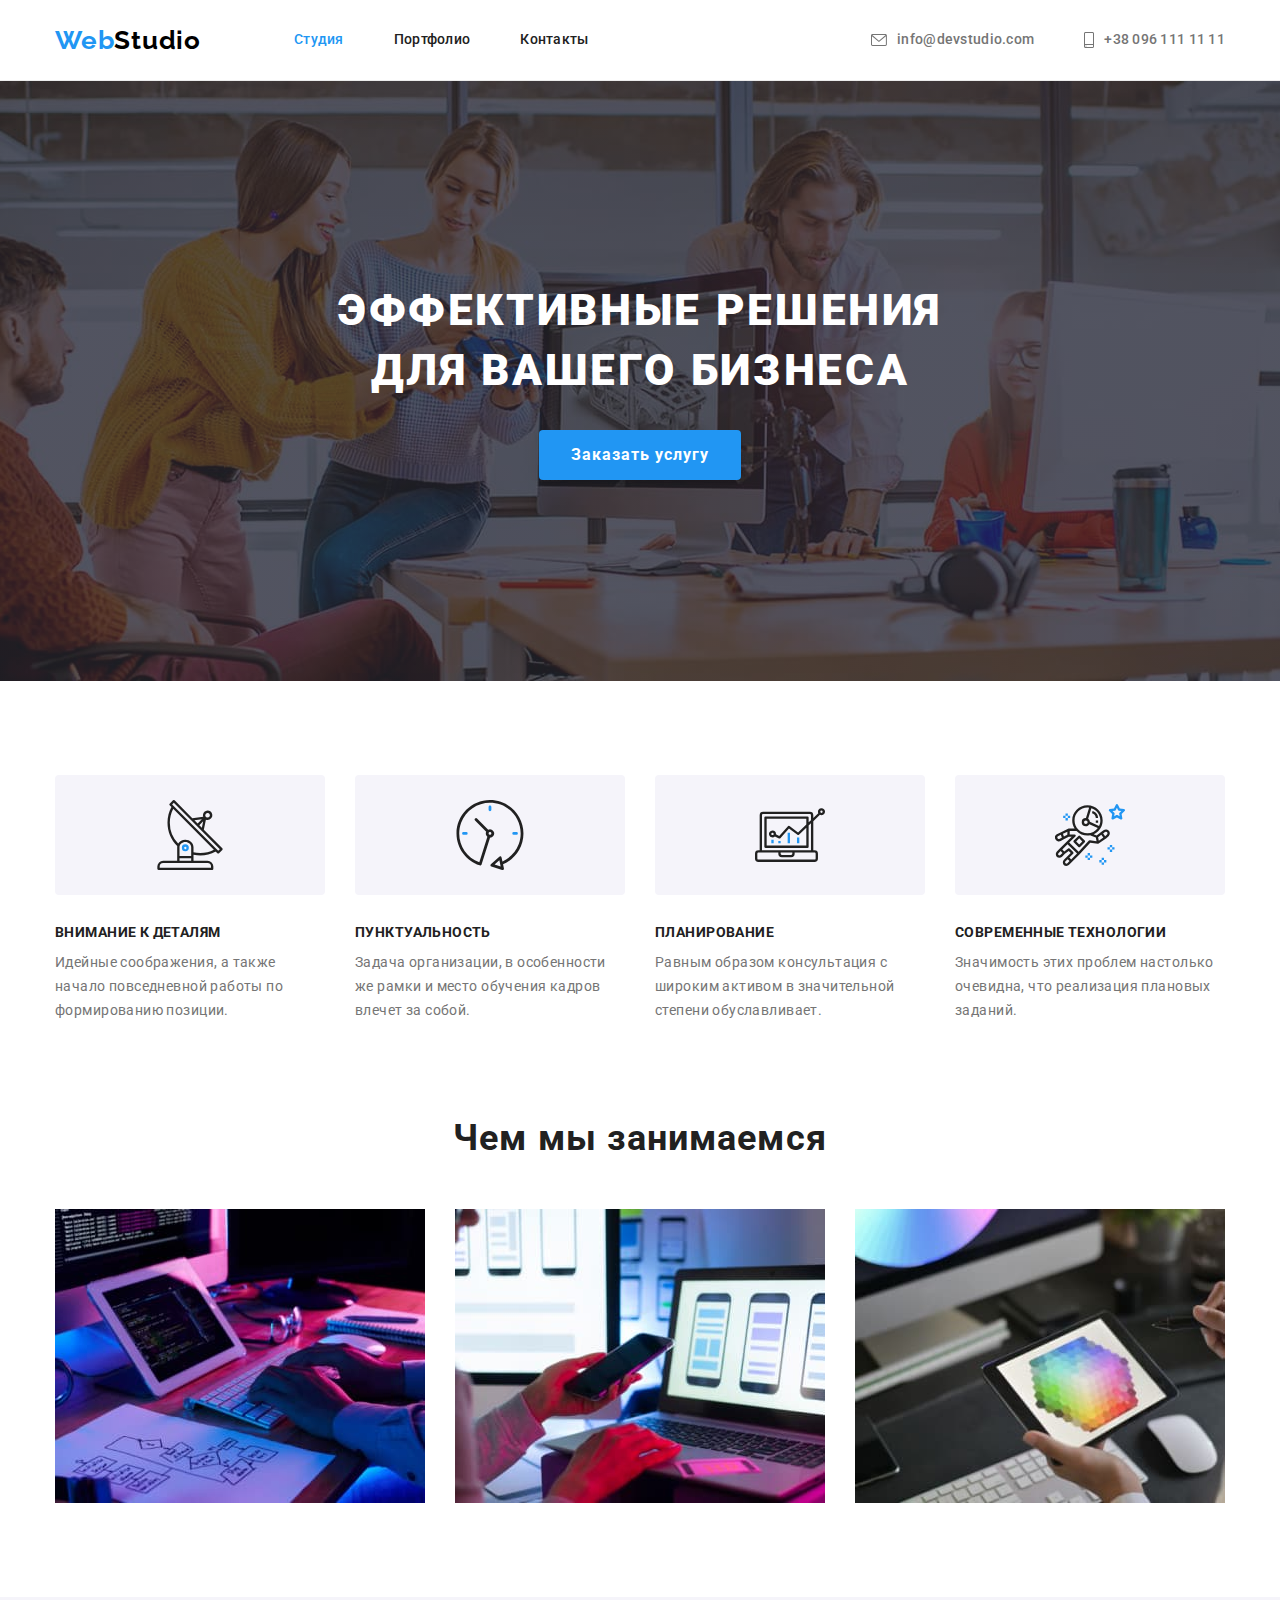
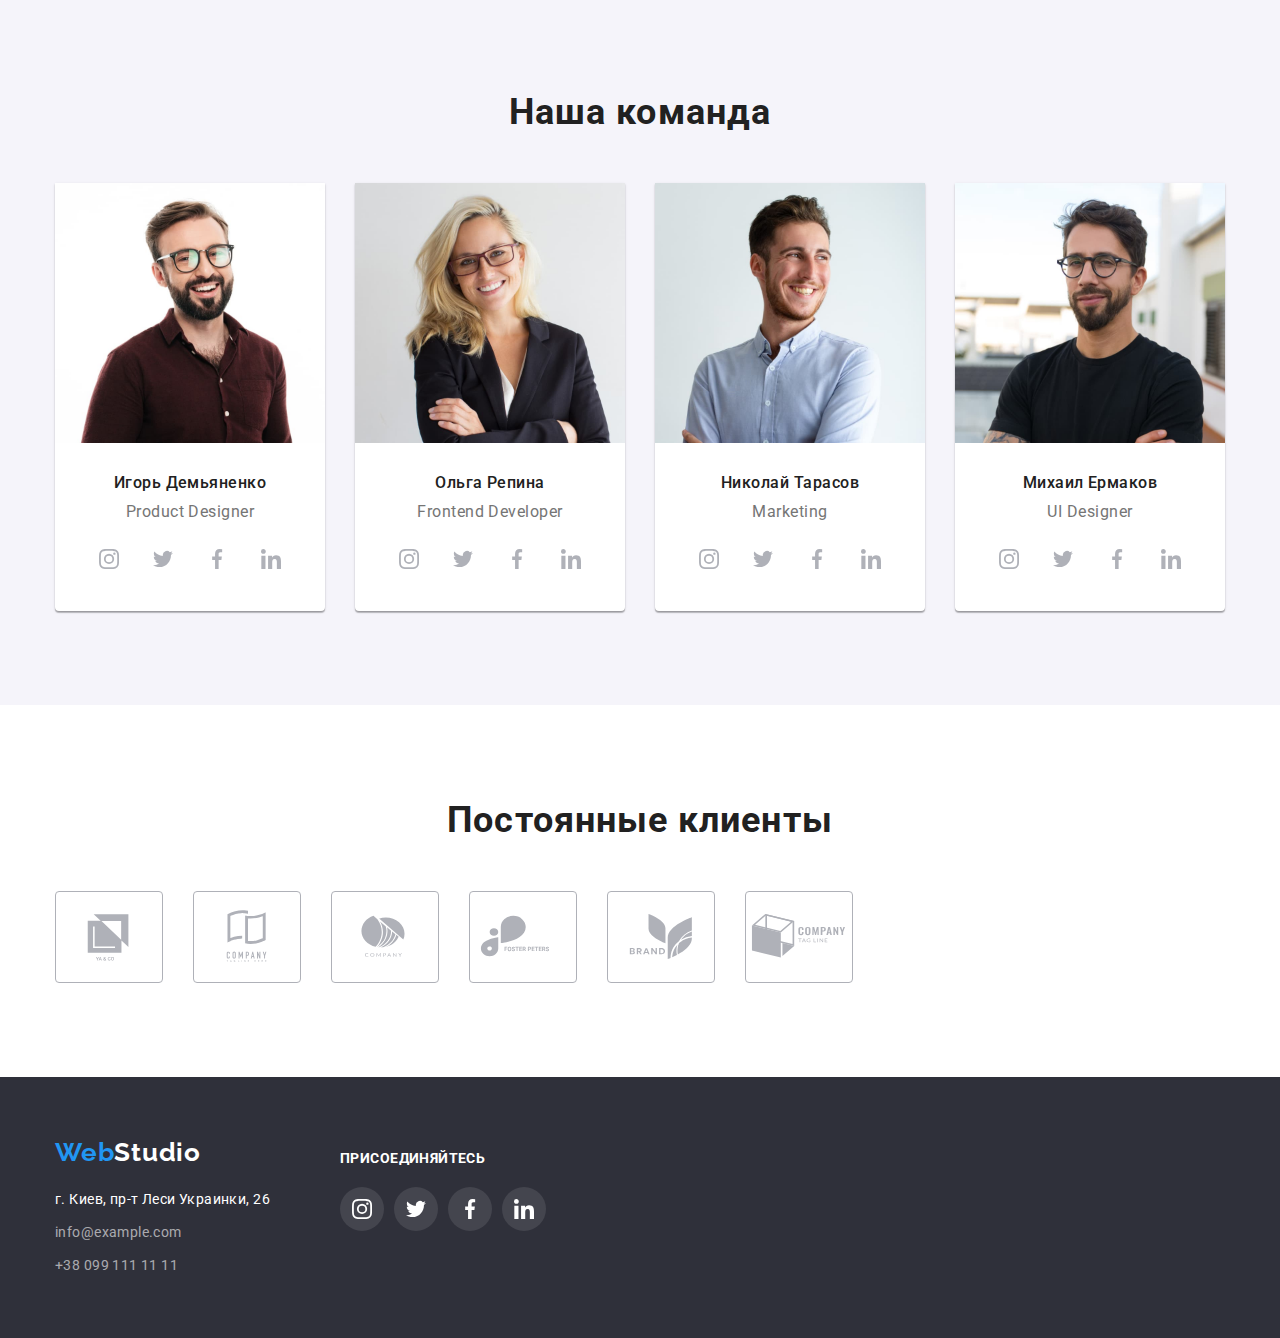
<file: index.html>
<!DOCTYPE html>
<html lang="ru">
<head>
    <meta charset="UTF-8">
    <meta http-equiv="X-UA-Compatible" content="IE=edge">
    <meta name="viewport" content="width=device-width, initial-scale=1.0">
    <link rel="preconnect" href="https://fonts.googleapis.com">
    <link rel="preconnect" href="https://fonts.gstatic.com" crossorigin>
    <link href="https://fonts.googleapis.com/css2?family=Raleway:wght@700&family=Roboto:wght@400;500;700;900&display=swap" rel="stylesheet">
    <link rel="stylesheet" href="https://cdnjs.cloudflare.com/ajax/libs/modern-normalize/1.1.0/modern-normalize.min.css">
    <link rel="stylesheet" href="./css/style.css">
    <title>Студия</title>
</head>
<body>

    <!-- Верхняя линия-->
        <header class="header">
        <div class="header-container container">
        <nav class="header-nav">
            <a href="./index.html" lang="en" class="logo link"><span>Web</span>Studio</a>
            <ul class="header-nav-list list">
                <li class="item"><a href="./index.html" class="header-nav-item current link">Студия</a></li>
                <li class="item"><a href="./portfolio.html" class="header-nav-item link">Портфолио</a></li>
                <li class="item"><a href="" class="header-nav-item link">Контакты</a></li>
            </ul>
        </nav>
        <ul class="header-contacts-list list">
            <li class="item"><a href="mailto:info@devstudio.com" class="header-contacts-item link">
                <svg class="icon" width="16" height="12">
                    <use href="./images/icons.svg#icon-mail"></use>
                </svg>
                info@devstudio.com</a></li>
            <li class="item"><a href="tel:+380961111111" class="header-contacts-item link">
                <svg class="icon" width="10" height="16">
                    <use href="./images/icons.svg#icon-phone"></use>
                </svg>
                +38 096 111 11 11</a></li>
        </ul>
        </div>
    </header>

    <main>
    <!--Герой-->
        <section class="hero section">
            <!-- <div class="overlay"> -->
                <h1 class="hero-title">Эффективные решения <br/> для вашего бизнеса</h1>
                <button type="button" class="hero-btn">Заказать услугу</button>
            <!-- </div>             -->
        </section>

    <!--Особенности-->
        <section class="specifics section">
            <div class="container">
                <h2 class="visually-hidden">Особенности</h2>
                <ul class="specifics-list list">
                    <li class="item">
                        <div class="specifics-logo">
                            <svg class="icon" width="70" height="70">
                                <use href="./images/icons.svg#icon-antenna"></use>
                            </svg>
                        </div>
                        <h3 class="specifics-title">Внимание к деталям</h3>
                        <p class="specifics-text">Идейные соображения, а также начало повседневной работы по формированию позиции.</p>
                    </li>
                    <li class="item">
                        <div class="specifics-logo">
                            <svg class="icon" width="70" height="70">
                                <use href="./images/icons.svg#icon-clock"></use>
                            </svg>
                        </div>
                        <h3 class="specifics-title">Пунктуальность</h3>
                        <p class="specifics-text">Задача организации, в особенности же рамки и место обучения кадров влечет за собой.
                        </p>
                    </li>
                    <li class="item">
                        <div class="specifics-logo">
                            <svg class="icon" width="70" height="70">
                                <use href="./images/icons.svg#icon-diagram"></use>
                            </svg>
                        </div>
                        <h3 class="specifics-title">Планирование</h3>
                        <p class="specifics-text">Равным образом консультация с широким активом в значительной степени обуславливает.
                        </p>
                    </li>
                    <li class="item">
                        <div class="specifics-logo">
                            <svg class="icon" width="70" height="70">
                                <use href="./images/icons.svg#icon-astronaut"></use>
                            </svg>
                        </div>
                        <h3 class="specifics-title">Современные технологии</h3>
                        <p class="specifics-text">Значимость этих проблем настолько очевидна, что реализация плановых заданий.</p>
                    </li>
                </ul>
            </div>
        </section>

    <!--Чем мы занимаемся-->
        <section class="what-we-do section">
            <div class="container">
                <h2 class="secondary-title">Чем мы занимаемся</h2>
                <ul class="what-we-do-list list">
                    <li class="item">
                        <a href=""><img src="./images/img1.jpg" alt="Веб-сайты" width="370" /></a>
                    </li>
                    <li class="item">
                        <a href=""><img src="./images/img2.jpg" alt="Мобильные приложения" width="370" /></a>
                    </li>
                    <li class="item">
                        <a href=""><img src="./images/img3.jpg" alt="Дизайн" width="370" /></a>
                    </li>
                </ul>
            </div>
        </section>

    <!--Наша команда-->
        <section class="team section">
            <div class="container">
                <h2 class="secondary-title">Наша команда</h2>
                <ul class="team-list list">
                    <li class="item">
                        <img src="./images/demyanenko.jpg" alt="Игорь Демьяненко" width="270" class="team-list-photo">
                        <h3 class="team-list-title">Игорь Демьяненко</h3>
                        <p lang="en" class="team-list-text">Product Designer</p>
                        <ul class="social-links-list list">
                            <li>
                                <a href="#" class="social-link link"><svg class="icon" width="20" height="20">
                                    <use href="./images/icons.svg#icon-instagram"></use>
                                </svg></a>
                            </li>
                            <li>
                                <a href="#" class="social-link link"><svg class="icon" width="20" height="20">
                                    <use href="./images/icons.svg#icon-twitter"></use>
                                </svg></a>
                            </li>
                            <li>
                                <a href="#" class="social-link link"><svg class="icon" width="20" height="20">
                                    <use href="./images/icons.svg#icon-facebook"></use>
                                </svg></a>
                            </li>
                            <li>
                                <a href="#" class="social-link link"><svg class="icon" width="20" height="20">
                                    <use href="./images/icons.svg#icon-linkedin"></use>
                                </svg></a>
                            </li>

                        </ul>
                    </li>
                    <li class="item">
                        <img src="./images/repina.jpg" alt="Ольга Репина" width="270">
                        <h3 class="team-list-title">Ольга Репина</h3>
                        <p lang="en" class="team-list-text">Frontend Developer</p>
                        <ul class="social-links-list list">
                            <li>
                                <a href="#" class="social-link link"><svg class="icon" width="20" height="20">
                                        <use href="./images/icons.svg#icon-instagram"></use>
                                    </svg></a>
                            </li>
                            <li>
                                <a href="#" class="social-link link"><svg class="icon" width="20" height="20">
                                        <use href="./images/icons.svg#icon-twitter"></use>
                                    </svg></a>
                            </li>
                            <li>
                                <a href="#" class="social-link link"><svg class="icon" width="20" height="20">
                                        <use href="./images/icons.svg#icon-facebook"></use>
                                    </svg></a>
                            </li>
                            <li>
                                <a href="#" class="social-link link"><svg class="icon" width="20" height="20">
                                        <use href="./images/icons.svg#icon-linkedin"></use>
                                    </svg></a>
                            </li>
                        
                        </ul>
                    </li>
                    <li class="item">
                        <img src="./images/tarasov.jpg" alt="Николай Тарасов" width="270">
                        <h3 class="team-list-title">Николай Тарасов</h3>
                        <p lang="en" class="team-list-text">Marketing</p>
                        <ul class="social-links-list list">
                            <li>
                                <a href="#" class="social-link link"><svg class="icon" width="20" height="20">
                                        <use href="./images/icons.svg#icon-instagram"></use>
                                    </svg></a>
                            </li>
                            <li>
                                <a href="#" class="social-link link"><svg class="icon" width="20" height="20">
                                        <use href="./images/icons.svg#icon-twitter"></use>
                                    </svg></a>
                            </li>
                            <li>
                                <a href="#" class="social-link link"><svg class="icon" width="20" height="20">
                                        <use href="./images/icons.svg#icon-facebook"></use>
                                    </svg></a>
                            </li>
                            <li>
                                <a href="#" class="social-link link"><svg class="icon" width="20" height="20">
                                        <use href="./images/icons.svg#icon-linkedin"></use>
                                    </svg></a>
                            </li>
                        
                        </ul>
                    </li>
                    <li class="item">
                        <img src="./images/ermakov.jpg" alt="Михаил Ермаков" width="270">
                        <h3 class="team-list-title">Михаил Ермаков</h3>
                        <p lang="en" class="team-list-text">UI Designer</p>
                        <ul class="social-links-list list">
                            <li>
                                <a href="#" class="social-link link"><svg class="icon" width="20" height="20">
                                        <use href="./images/icons.svg#icon-instagram"></use>
                                    </svg></a>
                            </li>
                            <li>
                                <a href="#" class="social-link link"><svg class="icon" width="20" height="20">
                                        <use href="./images/icons.svg#icon-twitter"></use>
                                    </svg></a>
                            </li>
                            <li>
                                <a href="#" class="social-link link"><svg class="icon" width="20" height="20">
                                        <use href="./images/icons.svg#icon-facebook"></use>
                                    </svg></a>
                            </li>
                            <li>
                                <a href="#" class="social-link link"><svg class="icon" width="20" height="20">
                                        <use href="./images/icons.svg#icon-linkedin"></use>
                                    </svg></a>
                            </li>
                        
                        </ul>
                    </li>
                </ul>
            </div>
        </section>

    <!-- Постоянные клиенты -->
        <section class="clients section">
            <div class="container">
                <h2 class="secondary-title">Постоянные клиенты</h2>
                <ul class="clients-list list">
                    <li class="item">
                        <a href="#" class="clients-list-link link">
                            <svg class="icon" width="106" height="60">
                                <use href="./images/icons.svg#icon-logo-1"></use>
                            </svg></a>
                    </li>
                    <li class="item">
                        <a href="#" class="clients-list-link link">
                            <svg class="icon" width="106" height="60">
                                <use href="./images/icons.svg#icon-logo-2"></use>
                            </svg></a>
                    </li>
                    <li class="item">
                        <a href="#" class="clients-list-link link">
                            <svg class="icon" width="106" height="60">
                                <use href="./images/icons.svg#icon-logo-3"></use>
                            </svg></a>
                    </li>
                    <li class="item">
                        <a href="#" class="clients-list-link link">
                            <svg class="icon" width="106" height="60">
                                <use href="./images/icons.svg#icon-logo-4"></use>
                            </svg></a>
                    </li>
                    <li class="item">
                        <a href="#" class="clients-list-link link">
                            <svg class="icon" width="106" height="60">
                                <use href="./images/icons.svg#icon-logo-5"></use>
                            </svg></a>
                    </li>
                    <li class="item">
                        <a href="#" class="clients-list-link link">
                            <svg class="icon" width="106" height="60">
                                <use href="./images/icons.svg#icon-logo-6"></use>
                            </svg></a>
                    </li>
                </ul>

            </div>
        </section>
    </main>
    <!--Подвал-->
    <footer class="footer">
        <div class="footer-box container">
            <div class="footer-adress">
            <a href="./index.html" lang="en" class="logo logo-footer link"><span>Web</span>Studio</a>
        <address>
            <ul class="address-list list">
                <li class="item">
                    <p class="address">г. Киев, пр-т Леси Украинки, 26</p>
                </li>
                <li class="item"><a href="mailto:info@example.com" class="address-item link">info@example.com </a></li>
                <li class="item"><a href="tel:+380991111111" class="address-item link">+38 099 111 11 11</a></li>
            </ul>
        </address>
        </div>
        <div class="footer-join-us">
            <span>Присоединяйтесь</span>
            <ul class="social-links-list list">
                <li>
                    <a href="#" class="social-link footer-social-link link"><svg class="icon" width="20" height="20">
                            <use href="./images/icons.svg#icon-instagram"></use>
                        </svg></a>
                </li>
                <li>
                    <a href="#" class="social-link footer-social-link link"><svg class="icon" width="20" height="20">
                            <use href="./images/icons.svg#icon-twitter"></use>
                        </svg></a>
                </li>
                <li>
                    <a href="#" class="social-link footer-social-link link"><svg class="icon" width="20" height="20">
                            <use href="./images/icons.svg#icon-facebook"></use>
                        </svg></a>
                </li>
                <li>
                    <a href="#" class="social-link footer-social-link link"><svg class="icon" width="20" height="20">
                            <use href="./images/icons.svg#icon-linkedin"></use>
                        </svg></a>
                </li>
            
            </ul>
        </div>
    </div>

    </footer>
</body>
</html>
</file>
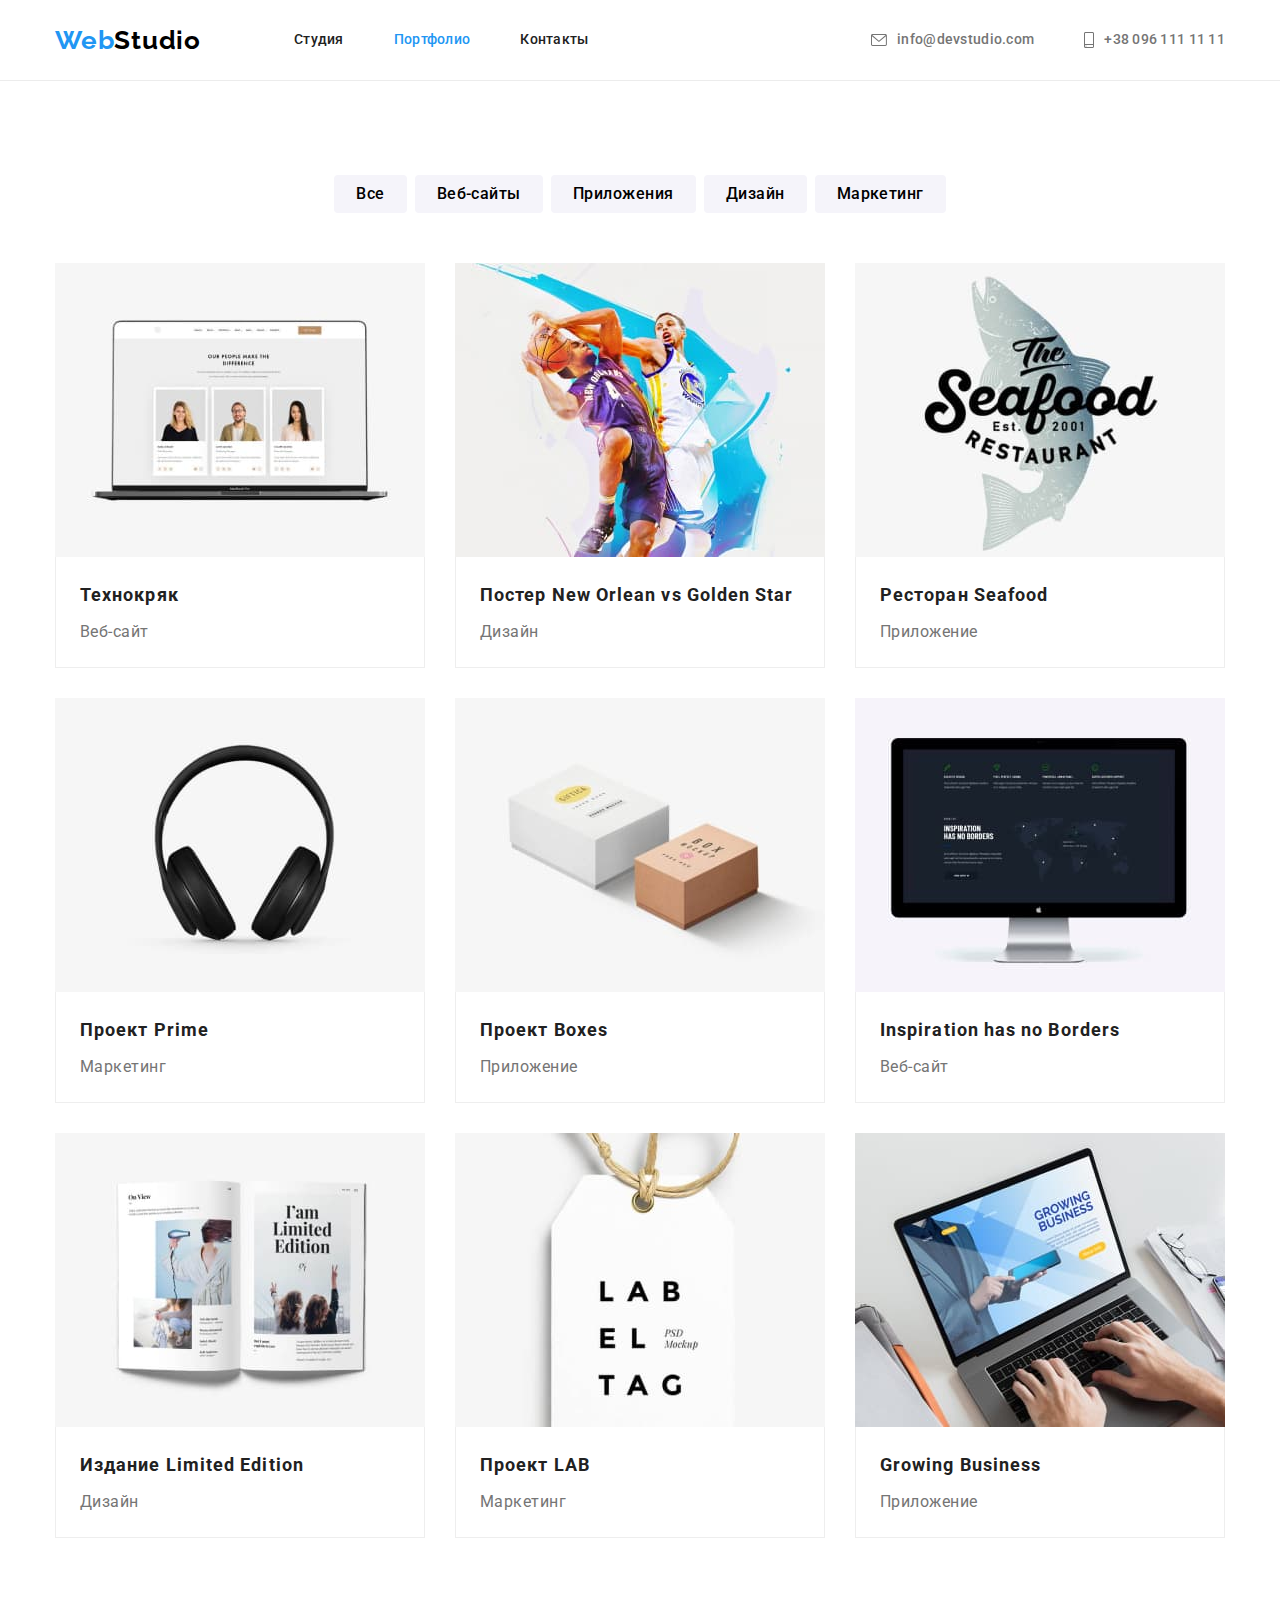
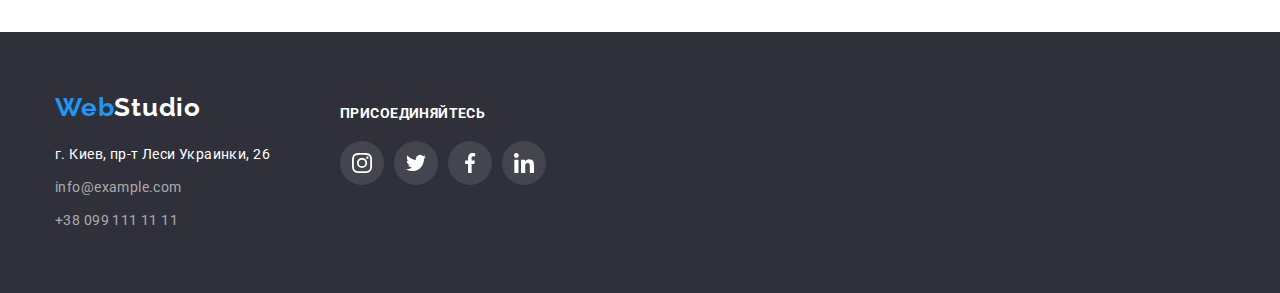
<file: portfolio.html>
<!DOCTYPE html>
<html lang="ru">

<head>
    <meta charset="UTF-8">
    <meta http-equiv="X-UA-Compatible" content="IE=edge">
    <meta name="viewport" content="width=device-width, initial-scale=1.0">
    <link rel="preconnect" href="https://fonts.googleapis.com">
    <link rel="preconnect" href="https://fonts.gstatic.com" crossorigin>
    <link href="https://fonts.googleapis.com/css2?family=Raleway:wght@700&family=Roboto:wght@400;500;700;900&display=swap"
        rel="stylesheet">
        <link rel="stylesheet" href="https://cdnjs.cloudflare.com/ajax/libs/modern-normalize/1.1.0/modern-normalize.min.css">
    <link rel="stylesheet" href="./css/style.css">
    <title>Портфолио</title>
</head>

<body>
    <!-- Верхняя линия-->
    <header class="header">
        <div class="header-container container">
            <nav class="header-nav">
                <a href="./index.html" lang="en" class="logo link"><span>Web</span>Studio</a>
                <ul class="header-nav-list list">
                    <li class="item"><a href="./index.html" class="header-nav-item link">Студия</a></li>
                    <li class="item"><a href="./portfolio.html" class="header-nav-item link current">Портфолио</a></li>
                    <li class="item"><a href="" class="header-nav-item link">Контакты</a></li>
                </ul>
            </nav>
            <ul class="header-contacts-list list">
                <li class="item"><a href="mailto:info@devstudio.com" class="header-contacts-item link">
                        <svg class="icon" width="16" height="12">
                            <use href="./images/icons.svg#icon-mail"></use>
                        </svg>
                        info@devstudio.com</a></li>
                <li class="item"><a href="tel:+380961111111" class="header-contacts-item link">
                        <svg class="icon" width="10" height="16">
                            <use href="./images/icons.svg#icon-phone"></use>
                        </svg>
                        +38 096 111 11 11</a></li>
            </ul>
        </div>
    </header>
    <main>
        <!-- Портфолио -->
        <Section class="portfolio section">
           <div class="container">
                <h1 class="visually-hidden"> Портфолио </h1>
                <!-- кнопки фильтра -->
                <ul class="portfolio-btn-list list">
                    <li class="item"><button type="button" class="portfolio-btn">Все</button></li>
                    <li class="item"><button type="button" class="portfolio-btn">Веб-сайты</button></li>
                    <li class="item"><button type="button" class="portfolio-btn">Приложения</button></li>
                    <li class="item"><button type="button" class="portfolio-btn">Дизайн</button></li>
                    <li class="item"><button type="button" class="portfolio-btn">Маркетинг</button></li>
                </ul>
                <!-- Проекты портфолио -->
                <ul class="portfolio-list list">
                    <li class="item">
                        <a href="" class="portfolio-list-link link">
                            <img src="./images/technokryak.jpg" alt="Веб-сайт компании Технокряк" width=370>
                            <div class="border-box">
                                <h2 class="portfolio-list-title">Технокряк</h2>
                                <p class="portfolio-list-text">Веб-сайт</p>
                            </div>
                        </a>
                    </li>
                    <li class="item">
                        <a href="" class="portfolio-list-link link">
                            <img src="./images/new-orlean.jpg" alt="Постер с двумя баскетболистами" width=370>
                            <div class="border-box">
                            <h2 class="portfolio-list-title">Постер <span lang="en">New Orlean vs Golden Star</span> </h2>
                            <p class="portfolio-list-text">Дизайн</p>
                            </div>
                        </a>
                    </li>
                    <li class="item">
                        <a href="" class="portfolio-list-link link">
                            <img src="./images/seafood.jpg" alt="Логотип ресторана Seafood" width=370>
                            <div class="border-box">
                            <h2 class="portfolio-list-title">Ресторан <span lang="en">Seafood</span> </h2>
                            <p class="portfolio-list-text">Приложение</p>
                            </div>
                        </a>
                    </li>
                    <li class="item">
                        <a href="" class="portfolio-list-link link">
                            <img src="./images/project-prime.jpg" alt="Черные наушники" width=370>
                            <div class="border-box">
                            <h2 class="portfolio-list-title">Проект <span lang="en">Prime</span> </h2>
                            <p class="portfolio-list-text">Маркетинг</p>
                            </div>
                        </a>
                    </li>
                    <li class="item">
                        <a href="" class="portfolio-list-link link">
                            <img src="./images/project-boxes.jpg " alt="Две коробки" width=370>
                            <div class="border-box">
                            <h2 class="portfolio-list-title">Проект <span lang="en">Boxes</span> </h2>
                            <p class="portfolio-list-text">Приложение</p>
                            </div>
                        </a>
                    </li>
                    <li class="item">
                        <a href="" class="portfolio-list-link link">
                            <img src="./images/inspiration-has-no-borders.jpg" alt="Веб-сайт компании Inspiration has no Borders"
                                width=370>
                            <div class="border-box">
                            <h2 lang="en" class="portfolio-list-title">Inspiration has no Borders</h2>
                            <p class="portfolio-list-text">Веб-сайт</p>
                            </div>
                        </a>
                    </li>
                    <li class="item">
                        <a href="" class="portfolio-list-link link">
                            <img src="./images/limited-edition.jpg" alt="Открытый журнал" width=370>
                            <div class="border-box">
                            <h2 class="portfolio-list-title">Издание <span lang="en">Limited Edition</span> </h2>
                            <p class="portfolio-list-text">Дизайн</p>
                            </div>
                        </a>
                    </li>
                    <li class="item">
                        <a href="" class="portfolio-list-link link">
                            <img src="./images/project-lab.jpg" alt="Картонная бирка с шнурком" width=370>
                            <div class="border-box">
                            <h2 class="portfolio-list-title">Проект <span lang="en">LAB</span> </h2>
                            <p class="portfolio-list-text">Маркетинг</p>
                            </div>
                        </a>
                    </li>
                    <li class="item">
                        <a href="" class="portfolio-list-link link">
                            <img src="./images/growing-business.jpg" alt="Ноутбук с открытым приложением Growing Business">
                            <div class="border-box">
                            <h2 lang="en" class="portfolio-list-title">Growing Business</h2>
                            <p class="portfolio-list-text">Приложение</p>
                            </div>
                        </a>
                    </li>
                
                </ul>

           </div>
        </Section>
    </main>
    <!--Подвал-->
    <footer class="footer">
        <div class="footer-box container">
            <div class="footer-adress">
                <a href="./index.html" lang="en" class="logo logo-footer link"><span>Web</span>Studio</a>
                <address>
                    <ul class="address-list list">
                        <li class="item">
                            <p class="address">г. Киев, пр-т Леси Украинки, 26</p>
                        </li>
                        <li class="item"><a href="mailto:info@example.com" class="address-item link">info@example.com </a>
                        </li>
                        <li class="item"><a href="tel:+380991111111" class="address-item link">+38 099 111 11 11</a></li>
                    </ul>
                </address>
            </div>
            <div class="footer-join-us">
                <span>Присоединяйтесь</span>
                <ul class="social-links-list list">
                    <li>
                        <a href="#" class="social-link footer-social-link link"><svg class="icon" width="20" height="20">
                                <use href="./images/icons.svg#icon-instagram"></use>
                            </svg></a>
                    </li>
                    <li>
                        <a href="#" class="social-link footer-social-link link"><svg class="icon" width="20" height="20">
                                <use href="./images/icons.svg#icon-twitter"></use>
                            </svg></a>
                    </li>
                    <li>
                        <a href="#" class="social-link footer-social-link link"><svg class="icon" width="20" height="20">
                                <use href="./images/icons.svg#icon-facebook"></use>
                            </svg></a>
                    </li>
                    <li>
                        <a href="#" class="social-link footer-social-link link"><svg class="icon" width="20" height="20">
                                <use href="./images/icons.svg#icon-linkedin"></use>
                            </svg></a>
                    </li>
    
                </ul>
            </div>
        </div>
    
    </footer>
</body>

</html>
</file>
<file: css/style.css>
/* основной черный цвет шрифта #212121 */
/* серый цвет шрифта #757575 */
/* голубой цвет #2196F3 */
/* основной белый цвет #ffffff */
/* темный фон #2F303A */
/* светло-серый фон #F5F4FA */

:root {
  --primary-text-color: #212121;
  --secondary-text-color: #757575;
  --accent-color: #2196f3;
  --primary-white-color: #ffffff;
  --dark-bg-color: #2f303a;
  --lightgray-bg-color: #f5f4fa;
}
body {
  font-family: 'Roboto', sans-serif;
  color: var(--primary-text-color);
}
.list {
  list-style: none;
  padding: 0;
  margin: 0;
}
.link {
  text-decoration: none;
}
.container {
  margin-left: auto;
  margin-right: auto;
  padding-left: 15px;
  padding-right: 15px;
  width: 1200px;
}
.section {
  padding-bottom: 94px;
  padding-top: 94px;
}
img {
  display: block;
  width: 100%;
  height: auto;
}
.visually-hidden {
  position: absolute;
  clip: rect(0 0 0 0);
  width: 1px;
  height: 1px;
  margin: -1px;
}

/* Верхняя линия*/

.header {
  border-bottom: 1px solid #ececec;
}
.header-container {
  display: flex;
}
.header-nav {
  display: flex;
  align-items: center;
}
.header-nav-list {
  display: flex;
  margin-left: 93px;
}
.header-contacts-list {
  display: flex;
  margin-left: auto;
}
.header-nav-list .item:not(:last-child),
.header-contacts-list .item:not(:last-child) {
  margin-right: 50px;
}
.logo {
  color: #000000;
  font-family: 'Raleway', sans-serif;
  font-weight: 700;
  font-size: 26px;
  line-height: 1.19;
  letter-spacing: 0.03em;
}
.logo > span {
  color: var(--accent-color);
}
.header-nav-item,
.header-contacts-item {
  display: block;
  padding-top: 32px;
  padding-bottom: 32px;

  color: var(--primary-text-color);
  font-weight: 500;
  font-size: 14px;
  line-height: 1.14;
  letter-spacing: 0.02em;
}
.header-contacts-item {
  color: var(--secondary-text-color);
  display: flex;
  align-items: center;
}
.header-nav-item:hover,
.header-nav-item:focus,
.header-contacts-item:hover,
.header-contacts-item:focus,
.header-nav-item.current {
  color: var(--accent-color);
}

.header-contacts-list .icon {
  fill: currentColor;
  margin-right: 10px;
}

.header-contacts-item:hover .icon,
.header-contacts-item:focus .icon {
  fill: var(--accent-color);
}

/* Герой */

.hero {
  margin-right: auto;
  margin-left: auto;
  padding-top: 200px;
  padding-bottom: 200px;
  background-color: var(--dark-bg-color);
  text-align: center;
  max-width: 1600px;
  height: 600px;
  background-image: linear-gradient(to right, rgba(47, 48, 58, 0.6), rgba(47, 48, 58, 0.6)),
    url(../images/hero.jpg);
  background-repeat: no-repeat;
  background-position: center;
  background-size: cover;
}
.hero-title {
  margin-top: 0;
  margin-bottom: 30;
  color: var(--primary-white-color);
  font-weight: 900;
  font-size: 44px;
  line-height: 1.36;
  letter-spacing: 0.06em;
  text-transform: uppercase;
}
.hero-btn {
  padding: 10px 32px;
  display: inline-block;
  color: var(--primary-white-color);
  background-color: var(--accent-color);
  font-weight: 700;
  font-size: 16px;
  line-height: 1.875;
  letter-spacing: 0.06em;
  font-family: inherit;
  cursor: pointer;
  border: transparent;
  box-shadow: 0px 4px 4px rgba(0, 0, 0, 0.15);
  border-radius: 4px;
}
.hero-btn:focus,
.hero-btn:hover {
  background-color: #188ce8;
}

/* Особенности */

.specifics.section {
  padding-bottom: 0;
}
.specifics-title {
  margin-top: 0;
  margin-bottom: 10px;
  font-size: 14px;
  line-height: 1.14;
  letter-spacing: 0.03em;
  text-transform: uppercase;
}
.specifics-text {
  margin-top: 0;
  margin-bottom: 0;
  color: var(--secondary-text-color);
  font-size: 14px;
  line-height: 1.71;
  letter-spacing: 0.03em;
}
.specifics-list {
  display: flex;
}
.specifics-list .item {
  width: calc((100% - 90px) / 4);
}
.specifics-list .item:not(:last-child) {
  margin-right: 30px;
}
.specifics-logo {
  display: flex;
  justify-content: center;
  align-items: center;
  margin-bottom: 30px;
  height: 120px;
  background-color: var(--lightgray-bg-color);
  border-radius: 4px;
}

/* Чем мы занимаемся */
.secondary-title {
  font-size: 36px;
  line-height: 1.17;
  text-align: center;
  letter-spacing: 0.03em;
  margin-top: 0;
  margin-bottom: 50px;
}
.what-we-do-list {
  display: flex;
}
.what-we-do-list .item {
  width: calc((100% - 60px) / 3);
}
.what-we-do-list .item:not(:last-child) {
  margin-right: 30px;
}

/* наша команда */
.team {
  background-color: var(--lightgray-bg-color);
}
.team-list {
  display: flex;
}
.team-list > .item {
  background-color: var(--primary-white-color);
  box-shadow: 0px 1px 3px rgba(0, 0, 0, 0.12), 0px 1px 1px rgba(0, 0, 0, 0.14),
    0px 2px 1px rgba(0, 0, 0, 0.2);
  border-radius: 0px 0px 4px 4px;
  width: calc((100% - 90px) / 4);
}
.team-list > .item:not(:last-child) {
  margin-right: 30px;
}
.team-list-title,
.team-list-text {
  font-weight: 500;
  font-size: 16px;
  line-height: 1.19;
  text-align: center;
  letter-spacing: 0.03em;
}
.team-list-title {
  margin-top: 30px;
  margin-bottom: 10px;
}
.team-list-text {
  margin-top: 0;
  margin-bottom: 16px;
  font-weight: 400;
  color: var(--secondary-text-color);
}
.social-links-list {
  display: flex;
  justify-content: space-between;
  margin-right: auto;
  margin-left: auto;
  margin-bottom: 30px;
  width: 206px;
}
.social-link {
  display: flex;
  height: 44px;
  width: 44px;
  justify-content: center;
  align-items: center;
  color: #afb1b8;
}
.social-link .icon {
  fill: currentColor;
}
.social-link:hover,
.social-link:focus {
  background-color: var(--accent-color);
  border-radius: 50%;
}
.social-link:hover .icon,
.social-link:focus .icon {
  fill: var(--primary-white-color);
}

/* Постоянные клиенты */
.clients-list {
  display: flex;
}
.clients-list .item {
  width: calc((100%-150px) / 6);
  height: 92px;
}
.clients-list .item:not(:last-child) {
  margin-right: 30px;
}
.clients-list-link {
  display: flex;
  justify-content: center;
  align-items: center;
  color: #afb1b8;
  width: 100%;
  height: 100%;
  border-radius: 4px;
  border: 1px solid #afb1b8;
}
.clients-list-link .icon {
  fill: currentColor;
}
.clients-list-link:hover,
.clients-list-link:focus {
  border: 1px solid var(--accent-color);
}
.clients-list-link:hover .icon,
.clients-list-link:focus .icon {
  fill: var(--accent-color);
}

/* Портфолио */

.portfolio-btn-list {
  display: flex;
  justify-content: center;
  margin-bottom: 50px;
}
.portfolio-btn-list .item:not(:last-child) {
  margin-right: 8px;
}
.portfolio-btn {
  background-color: var(--lightgray-bg-color);
  font-family: inherit;
  font-weight: 500;
  font-size: 16px;
  line-height: 1.62;
  letter-spacing: 0.03em;
  cursor: pointer;
  border: transparent;
  padding: 6px 22px;
  border-radius: 4px;
}
.portfolio-btn:focus,
.portfolio-btn:hover {
  background-color: var(--accent-color);
  color: var(--primary-white-color);
  box-shadow: 0px 3px 1px rgba(0, 0, 0, 0.1), 0px 1px 2px rgba(0, 0, 0, 0.08),
    0px 2px 2px rgba(0, 0, 0, 0.12);
}
.portfolio-list {
  display: flex;
  flex-wrap: wrap;
}
.portfolio-list .item {
  margin-right: 30px;
  margin-bottom: 30px;
  width: calc((100% - 60px) / 3);
}
.portfolio-list .item:hover,
.portfolio-list .item:focus {
  box-shadow: 0px 1px 1px rgba(0, 0, 0, 0.12), 0px 4px 4px rgba(0, 0, 0, 0.06),
    1px 4px 6px rgba(0, 0, 0, 0.16);
}
.border-box {
  padding: 20px 24px;
  border-right: 1px solid #eeeeee;
  border-left: 1px solid #eeeeee;
  border-bottom: 1px solid #eeeeee;
}
.portfolio-list .item:nth-child(3n) {
  margin-right: 0;
}
.portfolio-list .item:nth-last-child(-n + 3) {
  margin-bottom: 0;
}
.portfolio-list-title {
  margin-top: 0;
  margin-bottom: 4px;
  color: var(--primary-text-color);
  font-size: 18px;
  line-height: 2;
  letter-spacing: 0.06em;
}
.portfolio-list-text {
  margin-top: 0;
  margin-bottom: 0;
  color: var(--secondary-text-color);
  font-size: 16px;
  line-height: 1.875;
  letter-spacing: 0.03em;
}
/* Подвал */
.footer {
  background-color: var(--dark-bg-color);
  padding-top: 60px;
  padding-bottom: 60px;
}
.footer-box {
  display: flex;
}
.logo-footer {
  display: inline-block;
  color: var(--primary-white-color);
  margin-bottom: 20px;
}
.address-list {
  font-style: normal;
  font-size: 14px;
  line-height: 1.71;
  letter-spacing: 0.03em;
}
.address {
  margin-top: 0;
  margin-bottom: 0;
  color: var(--primary-white-color);
}
.address-item {
  color: rgba(255, 255, 255, 0.6);
}
.address-list .item:not(:last-child) {
  margin-bottom: 9px;
}
.address-item:hover,
.address-item:focus {
  color: var(--accent-color);
}
.footer-join-us {
  margin-left: 70px;
  margin-top: 12px;
  color: var(--primary-white-color);
}
.footer-join-us span {
  display: inline-block;
  margin-bottom: 20px;
  font-weight: 700;
  font-size: 14px;
  line-height: 1.17;
  letter-spacing: 0.03em;
  text-transform: uppercase;
}
.social-link.footer-social-link {
  background-color: rgba(256, 256, 256, 0.1);
  border-radius: 50%;
}
.social-link.footer-social-link .icon {
  fill: var(--primary-white-color);
}

.social-link.footer-social-link:hover,
.social-link.footer-social-link:focus {
  background-color: var(--accent-color);
}
</file>
